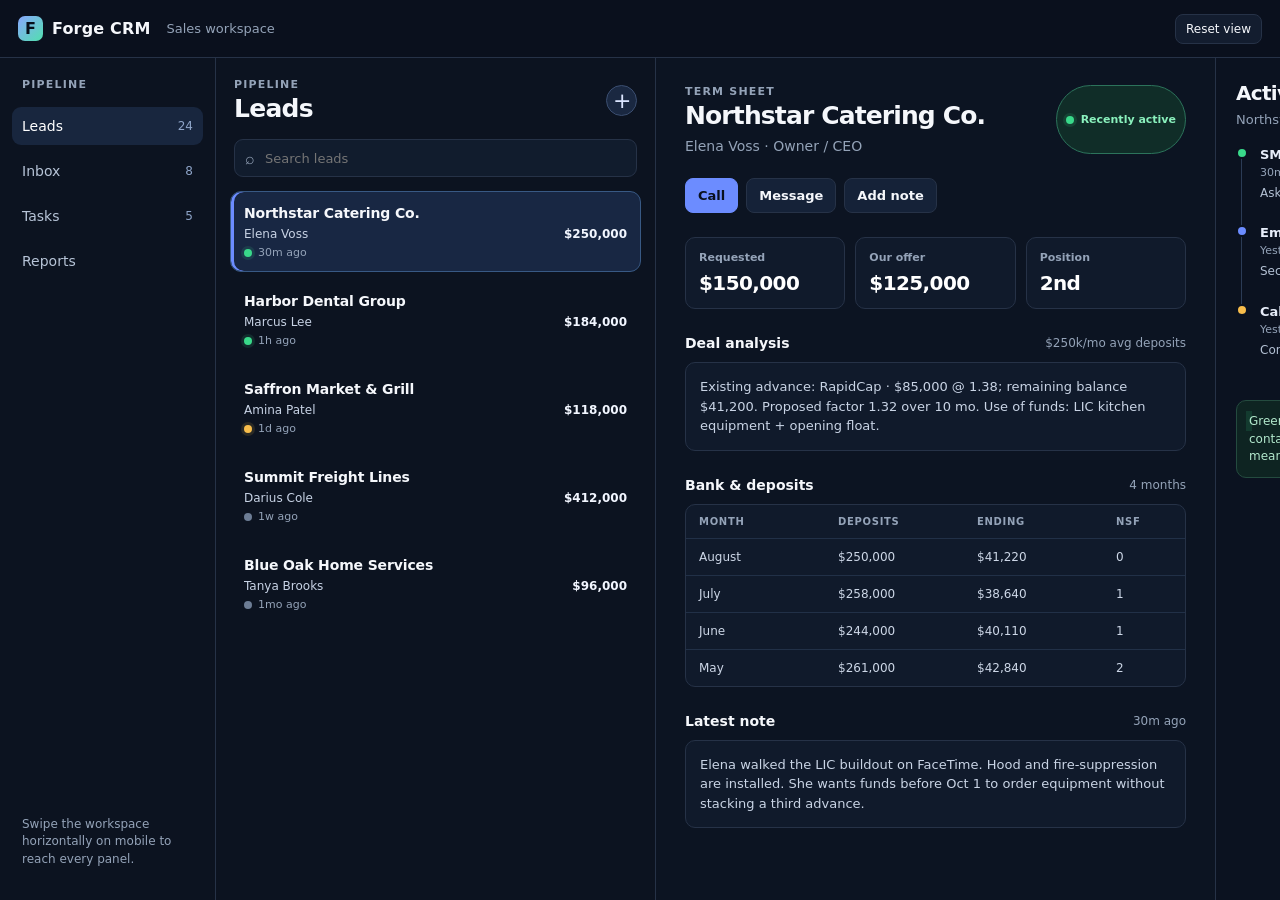
<file: index.html>
<!doctype html>
<html lang="en">
<head>
  <meta charset="utf-8">
  <meta name="viewport" content="width=device-width, initial-scale=1, viewport-fit=cover">
  <meta name="theme-color" content="#0a101d">
  <title>Forge CRM</title>
  <link rel="stylesheet" href="styles.css">
</head>
<body>
  <main class="app-shell">
    <header class="topbar">
      <div class="brand"><span class="brand-mark">F</span><span>Forge CRM</span></div>
      <div class="topbar-copy">Sales workspace</div>
      <button id="resetView" class="reset-view" type="button">Reset view</button>
    </header>
    <div id="workspaceViewport" class="workspace-viewport" aria-label="CRM workspace. Swipe left or right to view all panels; pinch to zoom.">
      <div class="workspace">
        <aside class="sidebar">
          <div class="sidebar-title">Pipeline</div>
          <button class="nav-item active" type="button">Leads <span>24</span></button>
          <button class="nav-item" type="button">Inbox <span>8</span></button>
          <button class="nav-item" type="button">Tasks <span>5</span></button>
          <button class="nav-item" type="button">Reports</button>
          <div class="sidebar-foot">Swipe the workspace horizontally on mobile to reach every panel.</div>
        </aside>
        <section class="lead-panel panel" aria-label="Leads">
          <div class="panel-head">
            <div><p class="eyebrow">Pipeline</p><h1>Leads</h1></div>
            <button class="round-button" type="button" aria-label="Add lead">+</button>
          </div>
          <label class="search"><span>⌕</span><input id="leadSearch" type="search" placeholder="Search leads"></label>
          <div id="leadList" class="lead-list"></div>
        </section>
        <section id="detailPanel" class="detail-panel panel" aria-live="polite"></section>
        <aside id="activityPanel" class="activity-panel panel" aria-live="polite"></aside>
      </div>
    </div>
  </main>
  <div id="toast" class="toast" role="status" aria-live="polite"></div>
  <script src="app.js"></script>
</body>
</html>
</file>
<file: styles.css>
:root { color-scheme: dark; --bg:#070b13; --panel:#101827; --panel-2:#0c1320; --border:#263247; --text:#f5f7fb; --muted:#94a3b8; --accent:#6c8cff; --green:#39d98a; --amber:#f8bd4b; --danger:#ff7b86; }
* { box-sizing:border-box; }
html, body { width:100%; min-height:100%; margin:0; background:var(--bg); color:var(--text); font-family:Inter,ui-sans-serif,system-ui,-apple-system,BlinkMacSystemFont,"Segoe UI",sans-serif; }
body { overflow:hidden; }
button, input { font:inherit; }
button { cursor:pointer; }
.app-shell { height:100dvh; min-height:100svh; display:flex; flex-direction:column; padding:env(safe-area-inset-top) env(safe-area-inset-right) env(safe-area-inset-bottom) env(safe-area-inset-left); }
.topbar { height:58px; flex:0 0 58px; display:flex; align-items:center; gap:16px; padding:0 18px; border-bottom:1px solid var(--border); background:#0a101d; }
.brand { display:flex; align-items:center; gap:9px; font-weight:800; letter-spacing:.01em; white-space:nowrap; }
.brand-mark { display:grid; place-items:center; width:25px; height:25px; border-radius:7px; color:#08101b; background:linear-gradient(135deg,#89a7ff,#51e0ae); }
.topbar-copy { color:var(--muted); font-size:13px; }
.reset-view { margin-left:auto; border:1px solid var(--border); color:var(--text); background:#131d2f; border-radius:8px; padding:7px 10px; font-size:12px; }
.workspace-viewport { flex:1; min-height:0; overflow:auto; overscroll-behavior:contain; -webkit-overflow-scrolling:touch; touch-action:pan-x pan-y pinch-zoom; background:var(--bg); }
.workspace { display:grid; grid-template-columns:216px 440px minmax(560px,1fr) 440px; min-width:1656px; min-height:100%; }
.panel, .sidebar { min-height:100%; border-right:1px solid var(--border); background:var(--panel-2); }
.sidebar { padding:20px 12px; display:flex; flex-direction:column; gap:7px; }
.sidebar-title { padding:0 10px 9px; color:var(--muted); font-size:11px; font-weight:800; letter-spacing:.11em; text-transform:uppercase; }
.nav-item { display:flex; align-items:center; justify-content:space-between; width:100%; color:#b7c4d7; background:transparent; border:0; border-radius:9px; padding:11px 10px; text-align:left; font-size:14px; }
.nav-item:hover, .nav-item.active { background:#18263e; color:#fff; }
.nav-item span { color:#8fa5c9; font-size:12px; }
.sidebar-foot { margin-top:auto; padding:12px 10px; color:var(--muted); font-size:12px; line-height:1.45; }
.lead-panel { width:440px; padding:20px 14px; }
.panel-head { display:flex; align-items:center; justify-content:space-between; margin:0 4px 16px; }
.eyebrow { margin:0 0 3px; color:var(--muted); font-size:11px; font-weight:800; letter-spacing:.11em; text-transform:uppercase; }
h1, h2, h3, p { margin-top:0; }
h1 { margin-bottom:0; font-size:25px; letter-spacing:-.03em; }
h2 { margin:0; font-size:25px; letter-spacing:-.035em; }
h3 { margin:0; font-size:14px; }
.round-button { width:31px; height:31px; border-radius:50%; border:1px solid #3b4e70; color:#dbe5ff; background:#1a2841; font-size:22px; line-height:1; }
.search { height:38px; display:flex; align-items:center; gap:8px; margin:0 4px 14px; padding:0 10px; border:1px solid var(--border); border-radius:9px; background:#111c2d; color:var(--muted); }
.search input { width:100%; outline:0; border:0; background:transparent; color:var(--text); font-size:13px; }
.lead-list { display:grid; gap:7px; }
.lead-card { position:relative; width:100%; padding:13px 13px 12px; border:1px solid transparent; border-radius:11px; background:transparent; color:var(--text); text-align:left; }
.lead-card:hover { background:#121e31; }
.lead-card.selected { background:#182743; border-color:#385984; box-shadow:inset 3px 0 0 var(--accent); }
.lead-company { overflow:hidden; text-overflow:ellipsis; white-space:nowrap; font-size:14px; font-weight:800; letter-spacing:-.01em; }
.lead-meta { display:grid; grid-template-columns:minmax(0,1fr) auto; gap:9px; align-items:center; margin-top:6px; color:#c8d3e5; font-size:12px; }
.lead-contact { overflow:hidden; text-overflow:ellipsis; white-space:nowrap; }
.lead-revenue { color:#f2f6ff; font-weight:800; text-align:right; white-space:nowrap; }
.lead-activity { display:flex; align-items:center; gap:6px; margin-top:5px; color:var(--muted); font-size:11px; }
.status-dot { flex:0 0 auto; width:8px; height:8px; border-radius:50%; background:var(--green); box-shadow:0 0 0 3px rgba(57,217,138,.12); }
.status-dot.idle { background:#6d7d95; box-shadow:none; }
.status-dot.warning { background:var(--amber); box-shadow:0 0 0 3px rgba(248,189,75,.13); }
.detail-panel { min-width:560px; padding:27px 29px 42px; background:#0c1422; overflow:auto; }
.detail-top { display:flex; justify-content:space-between; gap:16px; }
.status-badge { display:inline-flex; align-items:center; gap:7px; padding:7px 9px; border:1px solid #2c735b; border-radius:999px; color:#8af1bd; background:#102d28; font-size:11px; font-weight:800; white-space:nowrap; }
.detail-subtitle { margin:8px 0 0; color:var(--muted); font-size:14px; }
.detail-actions { display:flex; gap:8px; margin:24px 0; }
.action { border:1px solid var(--border); border-radius:8px; padding:9px 12px; background:#152238; color:var(--text); font-size:13px; font-weight:700; }
.action.primary { border-color:#6c8cff; background:#6c8cff; color:#09101d; }
.metric-grid { display:grid; grid-template-columns:repeat(3,minmax(0,1fr)); gap:10px; }
.metric { padding:13px; border:1px solid var(--border); border-radius:10px; background:#101a2b; }
.metric-label { color:var(--muted); font-size:11px; font-weight:700; }
.metric-value { margin-top:7px; color:#fff; font-size:20px; font-weight:850; letter-spacing:-.03em; }
.section { margin-top:26px; }
.section-title { display:flex; justify-content:space-between; align-items:center; margin-bottom:11px; }
.section-title h3 { font-size:14px; }
.section-title span { color:var(--muted); font-size:12px; }
.note { padding:14px; border:1px solid var(--border); border-radius:10px; background:#101a2b; color:#c9d4e5; font-size:13px; line-height:1.5; }
.bank-table { overflow:hidden; border:1px solid var(--border); border-radius:10px; background:#101a2b; }
.bank-row { display:grid; grid-template-columns:1fr 1fr 1fr 56px; gap:8px; padding:11px 13px; border-bottom:1px solid #213047; color:#cdd7e7; font-size:12px; }
.bank-row:last-child { border-bottom:0; }
.bank-row.header { color:var(--muted); font-size:10px; font-weight:800; letter-spacing:.07em; text-transform:uppercase; }
.activity-panel { width:440px; padding:23px 20px; background:#0b1220; overflow:auto; }
.activity-panel h2 { font-size:20px; }
.activity-panel .subtitle { margin:7px 0 20px; color:var(--muted); font-size:13px; }
.timeline { position:relative; display:grid; gap:0; }
.timeline-item { position:relative; padding:0 0 23px 24px; }
.timeline-item::before { content:""; position:absolute; top:6px; bottom:-6px; left:5px; width:1px; background:#2b3b55; }
.timeline-item:last-child::before { display:none; }
.timeline-icon { position:absolute; top:0; left:0; display:grid; place-items:center; width:12px; height:12px; border:2px solid #0b1220; border-radius:50%; background:var(--accent); }
.timeline-icon.sms { background:var(--green); }
.timeline-icon.call { background:var(--amber); }
.timeline-title { color:#e7edf9; font-size:13px; font-weight:750; }
.timeline-time { margin-top:4px; color:var(--muted); font-size:11px; }
.timeline-copy { margin-top:6px; color:#b3c0d3; font-size:12px; line-height:1.45; }
.green-dot-note { margin-top:18px; padding:12px; border:1px solid #244b3f; border-radius:10px; background:#0e2422; color:#b2e8cc; font-size:12px; line-height:1.45; }
.toast { position:fixed; z-index:4; right:max(16px,env(safe-area-inset-right)); bottom:max(16px,env(safe-area-inset-bottom)); max-width:300px; padding:11px 13px; border:1px solid #334a70; border-radius:9px; background:#15233a; color:#f4f7ff; font-size:12px; opacity:0; pointer-events:none; transform:translateY(8px); transition:.18s ease; }
.toast.show { opacity:1; transform:translateY(0); }
@media (max-width: 800px) { .topbar { height:50px; flex-basis:50px; padding:0 12px; } .topbar-copy { display:none; } .workspace { grid-template-columns:64px 440px 560px 440px; min-width:1504px; } .sidebar { padding:11px 7px; } .sidebar-title, .sidebar-foot { display:none; } .nav-item { justify-content:center; padding:11px 4px; font-size:0; } .nav-item span { display:none; } .nav-item::before { content:"•"; font-size:21px; } .lead-panel { padding-top:16px; } .detail-panel { padding:22px; } .activity-panel { padding-top:20px; } }
@media (orientation: landscape) and (max-height: 600px) { .app-shell { height:100dvh; } .topbar { height:42px; flex-basis:42px; } .brand-mark { width:21px; height:21px; border-radius:6px; } .reset-view { padding:5px 8px; } .workspace { min-height:calc(100dvh - 42px - env(safe-area-inset-top) - env(safe-area-inset-bottom)); } }
</file>
